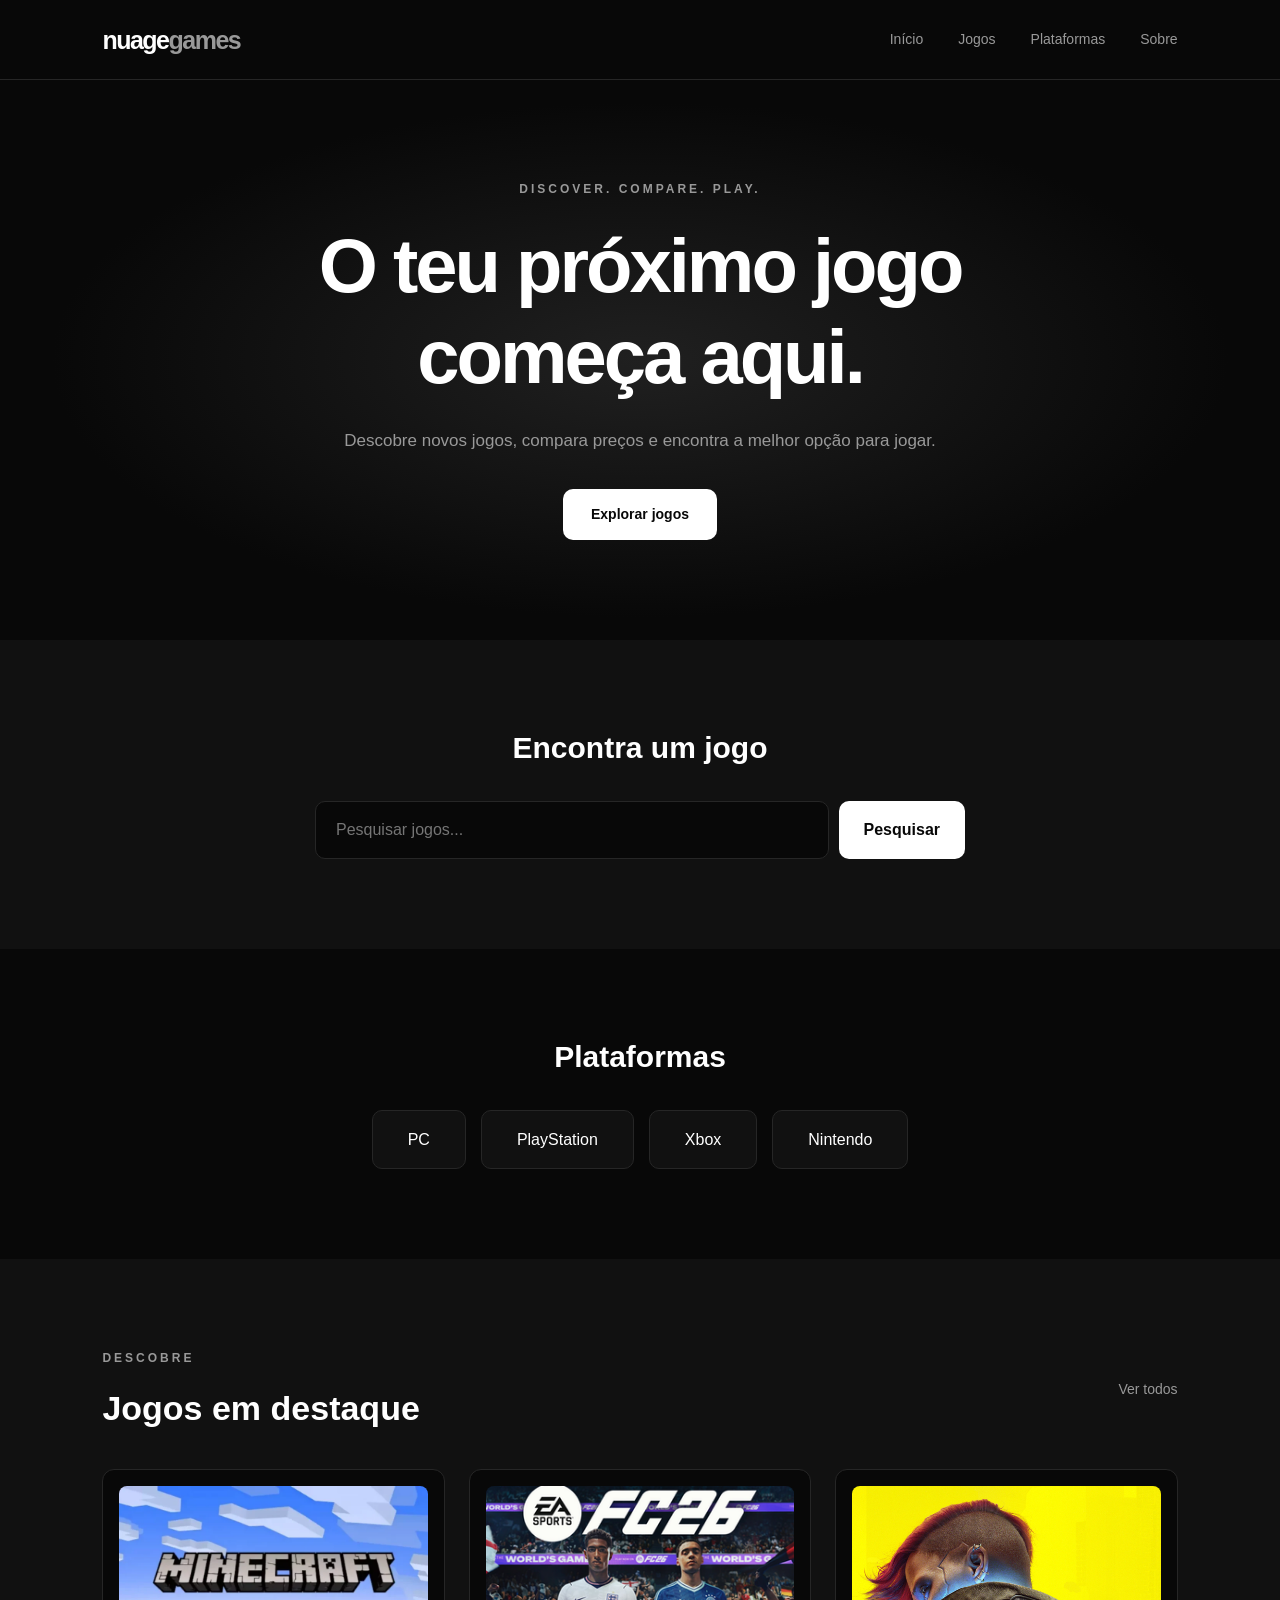
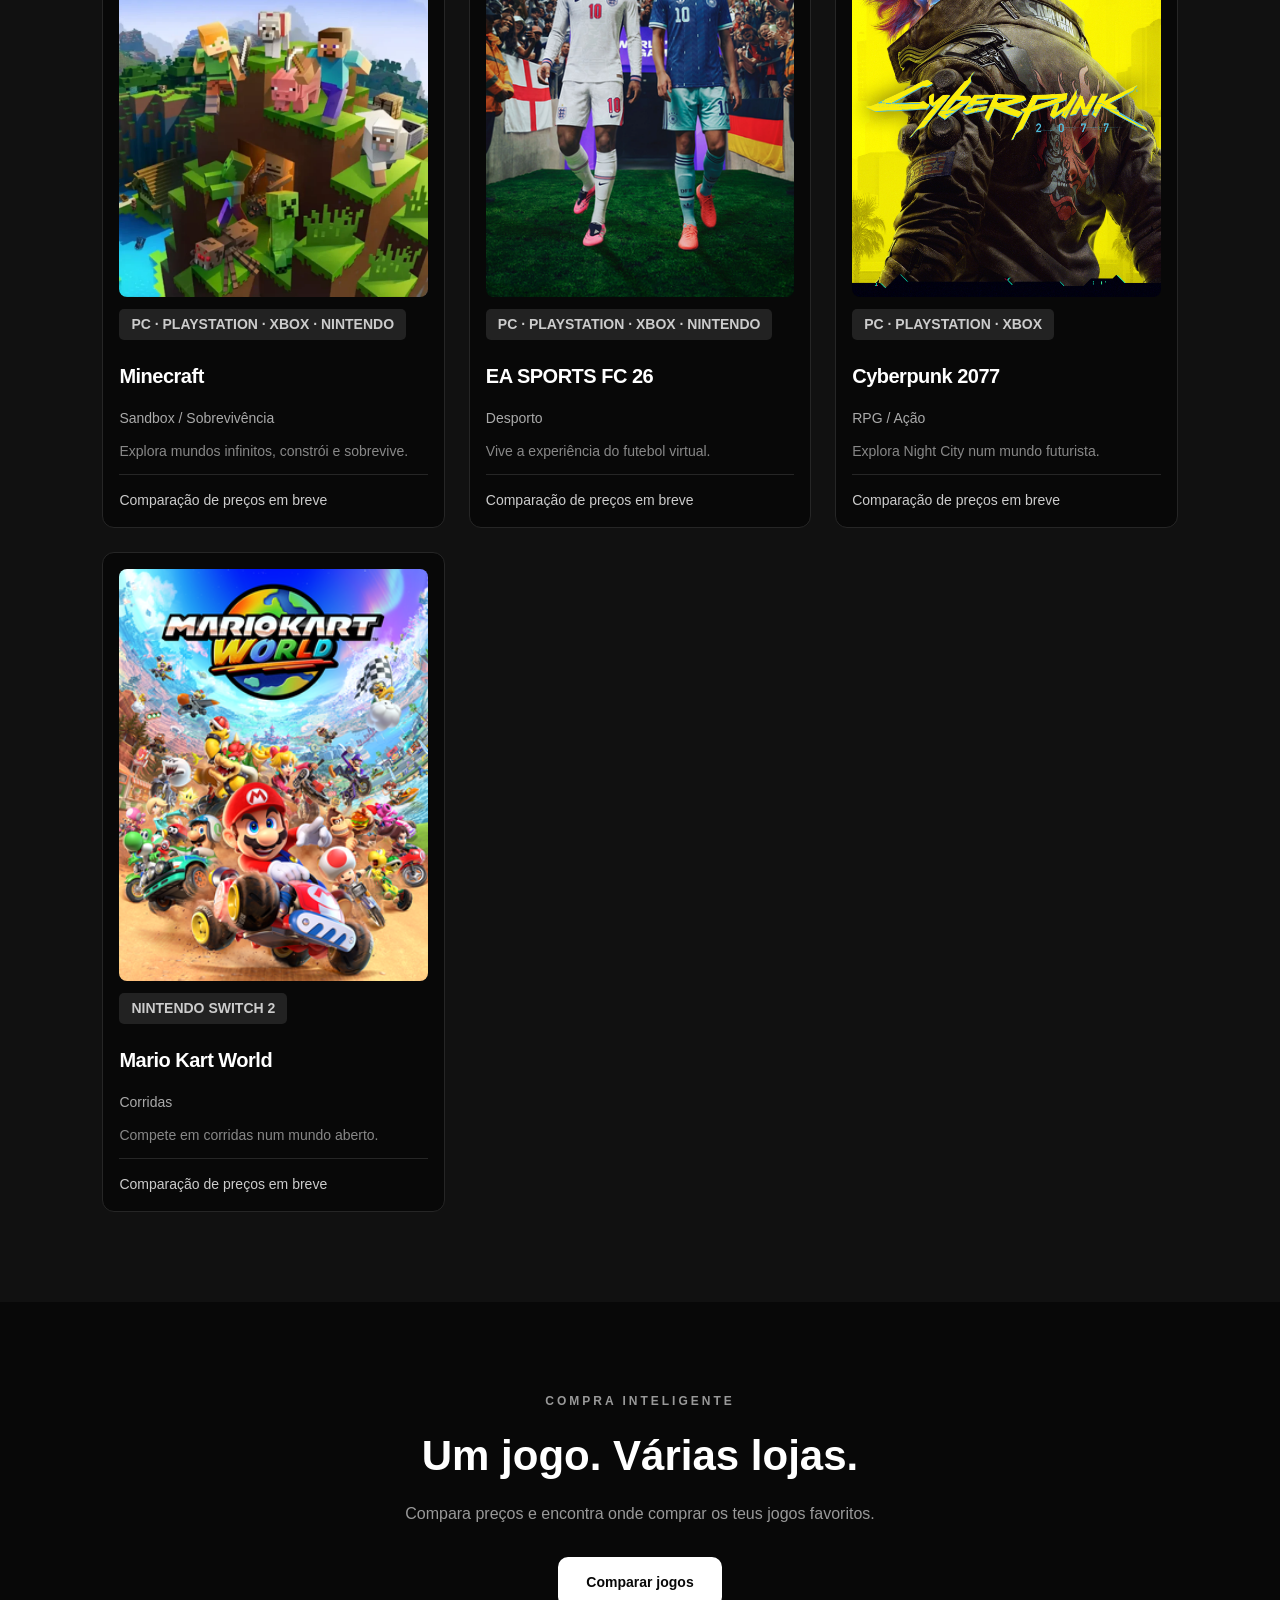
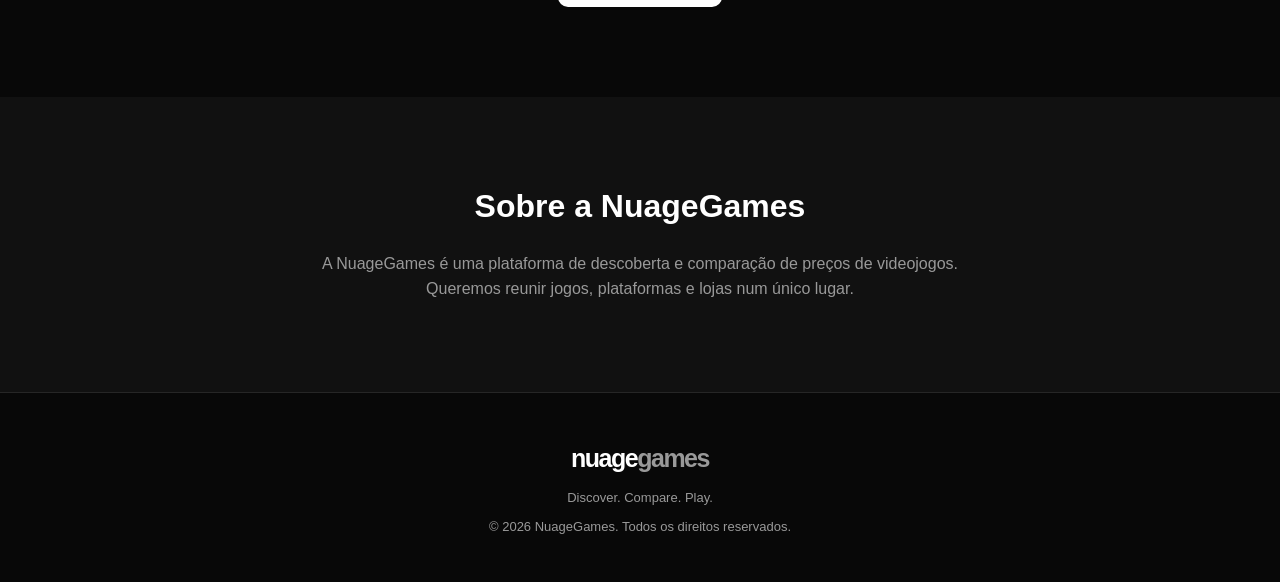
<file: index.html>
<!DOCTYPE html>
<html lang="pt-PT">

<head>
    <meta charset="UTF-8">
    <meta name="viewport" content="width=device-width, initial-scale=1.0">

    <title>NuageGames | Discover. Compare. Play.</title>

    <meta name="mitgo-verification" content="15fbca3b-f02b-4c39-ad46-c8851dc77ecf" />

    <link rel="stylesheet" href="src/styles/main.css">
</head>

<body>

    <!-- CABEÇALHO -->
    <header class="header">

        <div class="logo">
            nuage<span>games</span>
        </div>

        <nav class="navigation">
            <a href="#inicio">Início</a>
            <a href="#jogos">Jogos</a>
            <a href="#plataformas">Plataformas</a>
            <a href="#sobre">Sobre</a>
        </nav>

    </header>


    <!-- CONTEÚDO PRINCIPAL -->
    <main>

        <!-- APRESENTAÇÃO -->
        <section class="hero" id="inicio">

            <div class="hero-content">

                <p class="hero-label">DISCOVER. COMPARE. PLAY.</p>

                <h1>O teu próximo jogo começa aqui.</h1>

                <p>
                    Descobre novos jogos, compara preços
                    e encontra a melhor opção para jogar.
                </p>

                <a href="#jogos" class="main-button">
                    Explorar jogos
                </a>

            </div>

        </section>


        <!-- PESQUISA -->
        <section class="search-section">

            <h2>Encontra um jogo</h2>

            <div class="search-container">

                <input
                    type="search"
                    id="game-search"
                    placeholder="Pesquisar jogos..."
                >

                <button type="button">
                    Pesquisar
                </button>

            </div>

        </section>


        <!-- PLATAFORMAS -->
        <section class="platforms" id="plataformas">

            <h2>Plataformas</h2>

            <div class="platform-list">

                <button>PC</button>
                <button>PlayStation</button>
                <button>Xbox</button>
                <button>Nintendo</button>

            </div>

        </section>


        <!-- JOGOS -->
        <section class="games-section" id="jogos">

            <div class="section-header">

                <div>
                    <p class="section-label">DESCOBRE</p>
                    <h2>Jogos em destaque</h2>
                </div>

                <a href="#jogos">Ver todos</a>

            </div>

            <!-- O main.js carrega os jogos aqui -->
            <div class="games-grid" id="games-container"></div>

        </section>


        <!-- COMPARAÇÃO DE PREÇOS -->
        <section class="comparison-section">

            <p class="section-label">COMPRA INTELIGENTE</p>

            <h2>Um jogo. Várias lojas.</h2>

            <p>
                Compara preços e encontra onde comprar
                os teus jogos favoritos.
            </p>

            <a href="#jogos" class="main-button">
                Comparar jogos
            </a>

        </section>


        <!-- SOBRE -->
        <section class="about-section" id="sobre">

            <h2>Sobre a NuageGames</h2>

            <p>
                A NuageGames é uma plataforma de descoberta
                e comparação de preços de videojogos.
                Queremos reunir jogos, plataformas e lojas
                num único lugar.
            </p>

        </section>

    </main>


    <!-- RODAPÉ -->
    <footer class="footer">

        <div class="logo">
            nuage<span>games</span>
        </div>

        <p>Discover. Compare. Play.</p>

        <p>© 2026 NuageGames. Todos os direitos reservados.</p>

    </footer>


    <!-- JAVASCRIPT -->
    <script src="src/scripts/main.js"></script>

</body>
</html>
</file>
<file: src/styles/main.css>
/* =====================================
   NUAGEGAMES - MAIN STYLESHEET
   Version: 0.1.0
===================================== */


/* 1. RESET */

* {
    margin: 0;
    padding: 0;
    box-sizing: border-box;
}

html {
    scroll-behavior: smooth;
}

body {
    font-family: Arial, Helvetica, sans-serif;
    background-color: #080808;
    color: #ffffff;
    line-height: 1.6;
}


/* 2. VARIABLES */

:root {
    --background: #080808;
    --surface: #111111;
    --surface-hover: #1a1a1a;

    --white: #ffffff;
    --gray: #999999;
    --dark-gray: #555555;
    --border: #262626;

    --radius: 10px;
    --transition: 0.25s ease;
}


/* 3. GENERAL */

a {
    color: inherit;
    text-decoration: none;
}

button,
input {
    font: inherit;
}

button {
    cursor: pointer;
}

section {
    padding: 90px 8%;
}

h1,
h2,
h3 {
    line-height: 1.2;
}


/* 4. HEADER */

.header {
    width: 100%;
    min-height: 80px;
    padding: 0 8%;

    display: flex;
    align-items: center;
    justify-content: space-between;

    background-color: var(--background);
    border-bottom: 1px solid var(--border);

    position: sticky;
    top: 0;
    z-index: 100;
}

.logo {
    font-size: 25px;
    font-weight: 800;
    letter-spacing: -1.5px;
}

.logo span {
    color: var(--gray);
}

.navigation {
    display: flex;
    gap: 35px;
}

.navigation a {
    color: var(--gray);
    font-size: 14px;
    transition: var(--transition);
}

.navigation a:hover {
    color: var(--white);
}

.search-button {
    background: transparent;
    color: var(--white);

    border: 1px solid var(--border);
    border-radius: var(--radius);

    padding: 10px 20px;
    transition: var(--transition);
}

.search-button:hover {
    background: var(--white);
    color: var(--background);
}


/* 5. HERO */

.hero {
    min-height: 560px;

    display: flex;
    align-items: center;
    justify-content: center;

    text-align: center;

    background:
        radial-gradient(
            ellipse at center,
            #202020 0%,
            #080808 65%
        );
}

.hero-content {
    max-width: 800px;
}

.hero-label,
.section-label {
    color: var(--gray);
    font-size: 12px;
    font-weight: 700;
    letter-spacing: 3px;
    margin-bottom: 20px;
}

.hero h1 {
    font-size: clamp(42px, 6vw, 76px);
    font-weight: 800;
    letter-spacing: -3px;
    margin-bottom: 25px;
}

.hero-content > p:not(.hero-label) {
    color: var(--gray);
    font-size: 17px;
    margin-bottom: 35px;
}


/* 6. BUTTONS */

.main-button {
    display: inline-block;

    background: var(--white);
    color: #080808;

    padding: 14px 28px;
    border-radius: var(--radius);

    font-size: 14px;
    font-weight: 700;

    transition: var(--transition);
}

.main-button:hover {
    background: #cccccc;
    transform: translateY(-3px);
}


/* 7. SEARCH */

.search-section {
    text-align: center;
    background: var(--surface);
}

.search-section h2,
.platforms h2 {
    font-size: 30px;
    margin-bottom: 35px;
}

.search-container {
    max-width: 650px;
    margin: auto;

    display: flex;
    gap: 10px;
}

.search-container input {
    flex: 1;
    min-width: 0;

    background: #080808;
    color: var(--white);

    border: 1px solid var(--border);
    border-radius: var(--radius);

    padding: 15px 20px;
    outline: none;
}

.search-container input:focus {
    border-color: #777777;
}

.search-container button {
    background: var(--white);
    color: #080808;

    border: none;
    border-radius: var(--radius);

    padding: 0 25px;
    font-weight: 700;

    transition: var(--transition);
}

.search-container button:hover {
    background: #cccccc;
}


/* 8. PLATFORMS */

.platforms {
    text-align: center;
}

.platform-list {
    display: flex;
    justify-content: center;
    flex-wrap: wrap;
    gap: 15px;
}

.platform-list button {
    background: var(--surface);
    color: var(--white);

    border: 1px solid var(--border);
    border-radius: var(--radius);

    padding: 16px 35px;

    transition: var(--transition);
}

.platform-list button:hover {
    background: var(--white);
    color: #080808;
}


/* 9. GAMES */

.games-section {
    background: var(--surface);
}

.section-header {
    display: flex;
    justify-content: space-between;
    align-items: center;

    margin-bottom: 40px;
}

.section-header h2 {
    font-size: 34px;
}

.section-header > a {
    color: var(--gray);
    font-size: 14px;
    transition: var(--transition);
}

.section-header > a:hover {
    color: var(--white);
}

.games-grid {
    display: grid;
    grid-template-columns: repeat(3, 1fr);
    gap: 25px;
}

.empty-games {
    grid-column: 1 / -1;

    padding: 65px 20px;

    text-align: center;

    border: 1px dashed var(--dark-gray);
    border-radius: var(--radius);
}

.empty-games h3 {
    font-size: 22px;
    margin-bottom: 10px;
}

.empty-games p {
    color: var(--gray);
}


/* 10. PRICE COMPARISON */

.comparison-section {
    text-align: center;
}

.comparison-section h2 {
    font-size: 42px;
    margin-bottom: 20px;
}

.comparison-section > p:not(.section-label) {
    color: var(--gray);
    margin-bottom: 30px;
}


/* 11. ABOUT */

.about-section {
    background: var(--surface);
    text-align: center;
}

.about-section h2 {
    font-size: 32px;
    margin-bottom: 25px;
}

.about-section p {
    max-width: 700px;
    margin: auto;
    color: var(--gray);
}


/* 12. FOOTER */

.footer {
    padding: 45px 8%;

    text-align: center;

    border-top: 1px solid var(--border);
}

.footer .logo {
    margin-bottom: 10px;
}

.footer p {
    color: var(--gray);
    font-size: 13px;
    margin-top: 8px;
}


/* 13. RESPONSIVE DESIGN */

@media (max-width: 900px) {

    .header {
        padding: 20px 5%;
        flex-wrap: wrap;
        gap: 20px;
    }

    .navigation {
        gap: 15px;
        flex-wrap: wrap;
    }

    section {
        padding: 70px 5%;
    }

    .games-grid {
        grid-template-columns: repeat(2, 1fr);
    }

}


@media (max-width: 600px) {

    .header {
        justify-content: center;
    }

    .navigation {
        justify-content: center;
        width: 100%;
    }

    .header-actions {
        display: none;
    }

    .hero {
        min-height: 450px;
    }

    .hero h1 {
        letter-spacing: -1.5px;
    }

    .search-container {
        flex-direction: column;
    }

    .search-container button {
        padding: 14px;
    }

    .games-grid {
        grid-template-columns: 1fr;
    }

    .section-header {
        align-items: flex-start;
        gap: 15px;
    }

    .comparison-section h2 {
        font-size: 32px;
    }

}

/* =====================================
   14. GAME CARDS
===================================== */

.game-card {
    background: #080808;
    border: 1px solid var(--border);
    border-radius: 12px;

    padding: 25px;

    display: flex;
    flex-direction: column;
    gap: 12px;

    min-height: 230px;

    transition: 0.3s ease;
}

.game-card:hover {
    transform: translateY(-5px);
    border-color: #777777;
    background: #141414;
}

.game-card h3 {
    font-size: 23px;
    letter-spacing: -0.5px;
}

.game-platform {
    width: fit-content;

    background: #222222;
    color: #cccccc;

    padding: 5px 12px;
    border-radius: 5px;

    font-size: 11px;
    font-weight: 700;
    text-transform: uppercase;
}

.game-genre {
    color: #aaaaaa;
    font-size: 13px;
}

.game-description {
    color: #888888;
    font-size: 14px;
}

.game-price {
    margin-top: auto;
    padding-top: 15px;

    border-top: 1px solid var(--border);

    color: #cccccc;
    font-size: 12px;
}


/* =====================================
   15. ACTIVE PLATFORM FILTER
===================================== */

.platform-list button.active {
    background: #ffffff;
    color: #080808;
    border-color: #ffffff;
}


/* =====================================
   16. GAME CARD RESPONSIVENESS
===================================== */

@media (max-width: 600px) {

    .game-card {
        min-height: 200px;
    }

}

/* =====================================
   NuageGames - Correção dos cartões
===================================== */

.games-grid,
#games-container {
    display: grid;
    grid-template-columns: repeat(3, minmax(0, 1fr));
    gap: 24px;
    width: 100%;
}

.game-card {
    width: 100%;
    min-width: 0;
    padding: 16px;
    overflow: hidden;
}

.game-cover {
    width: 100%;
    aspect-ratio: 3 / 4;
    overflow: hidden;
    position: relative;
    background: #181818;
    border-radius: 8px;
}

.game-cover img {
    display: block;
    width: 100%;
    height: 100%;
    object-fit: cover;
    object-position: center;
}

.game-cover.no-image {
    display: flex;
    align-items: center;
    justify-content: center;
    color: white;
    font-size: 18px;
}

.game-card h3 {
    font-size: 20px;
    margin: 12px 0 8px;
}

.game-card p {
    font-size: 14px;
    line-height: 1.5;
}

@media (max-width: 900px) {
    .games-grid,
    #games-container {
        grid-template-columns: repeat(2, minmax(0, 1fr));
    }
}

@media (max-width: 600px) {
    .games-grid,
    #games-container {
        grid-template-columns: 1fr;
    }
}

/* =====================================
   NuageGames - Price Comparison
===================================== */

.price-subtitle {
    color: #999;
    margin-bottom: 25px;
}

.price-table {
    width: 100%;
    overflow-x: auto;
}

.price-header {
    display: grid;
    grid-template-columns: 1.2fr 1fr 0.7fr 0.7fr;
    gap: 15px;
    padding: 15px;
    background: #1a1a1a;
    color: #999;
    font-size: 13px;
    font-weight: bold;
    border-radius: 8px;
}

.price-empty {
    padding: 30px 15px;
    text-align: center;
    color: #777;
}

.price-disclaimer {
    color: #666;
    font-size: 12px;
    margin-top: 15px;
}

@media (max-width: 600px) {
    .price-header {
        min-width: 500px;
    }
}

/* Seletor de plataformas do comparador */

#price-platform {
    display: block;
    width: 100%;
    max-width: 300px;
    margin: 12px 0 25px;
    padding: 12px;
    background: #181818;
    color: white;
    border: 1px solid #333;
    border-radius: 8px;
    font-size: 14px;
}

.price-section label {
    color: #aaa;
    font-size: 14px;
}

/* Ofertas de preços */

.price-offer-row {
    align-items: center;
    margin-top: 8px;
}

.cheapest-offer {
    border: 1px solid #777;
    background: #1c1c1c;
}

.cheapest-badge {
    display: inline-block;
    margin-left: 8px;
    padding: 4px 7px;
    border-radius: 4px;
    background: #ffffff;
    color: #080808;
    font-size: 10px;
    font-weight: bold;
    white-space: nowrap;
}
</file>
